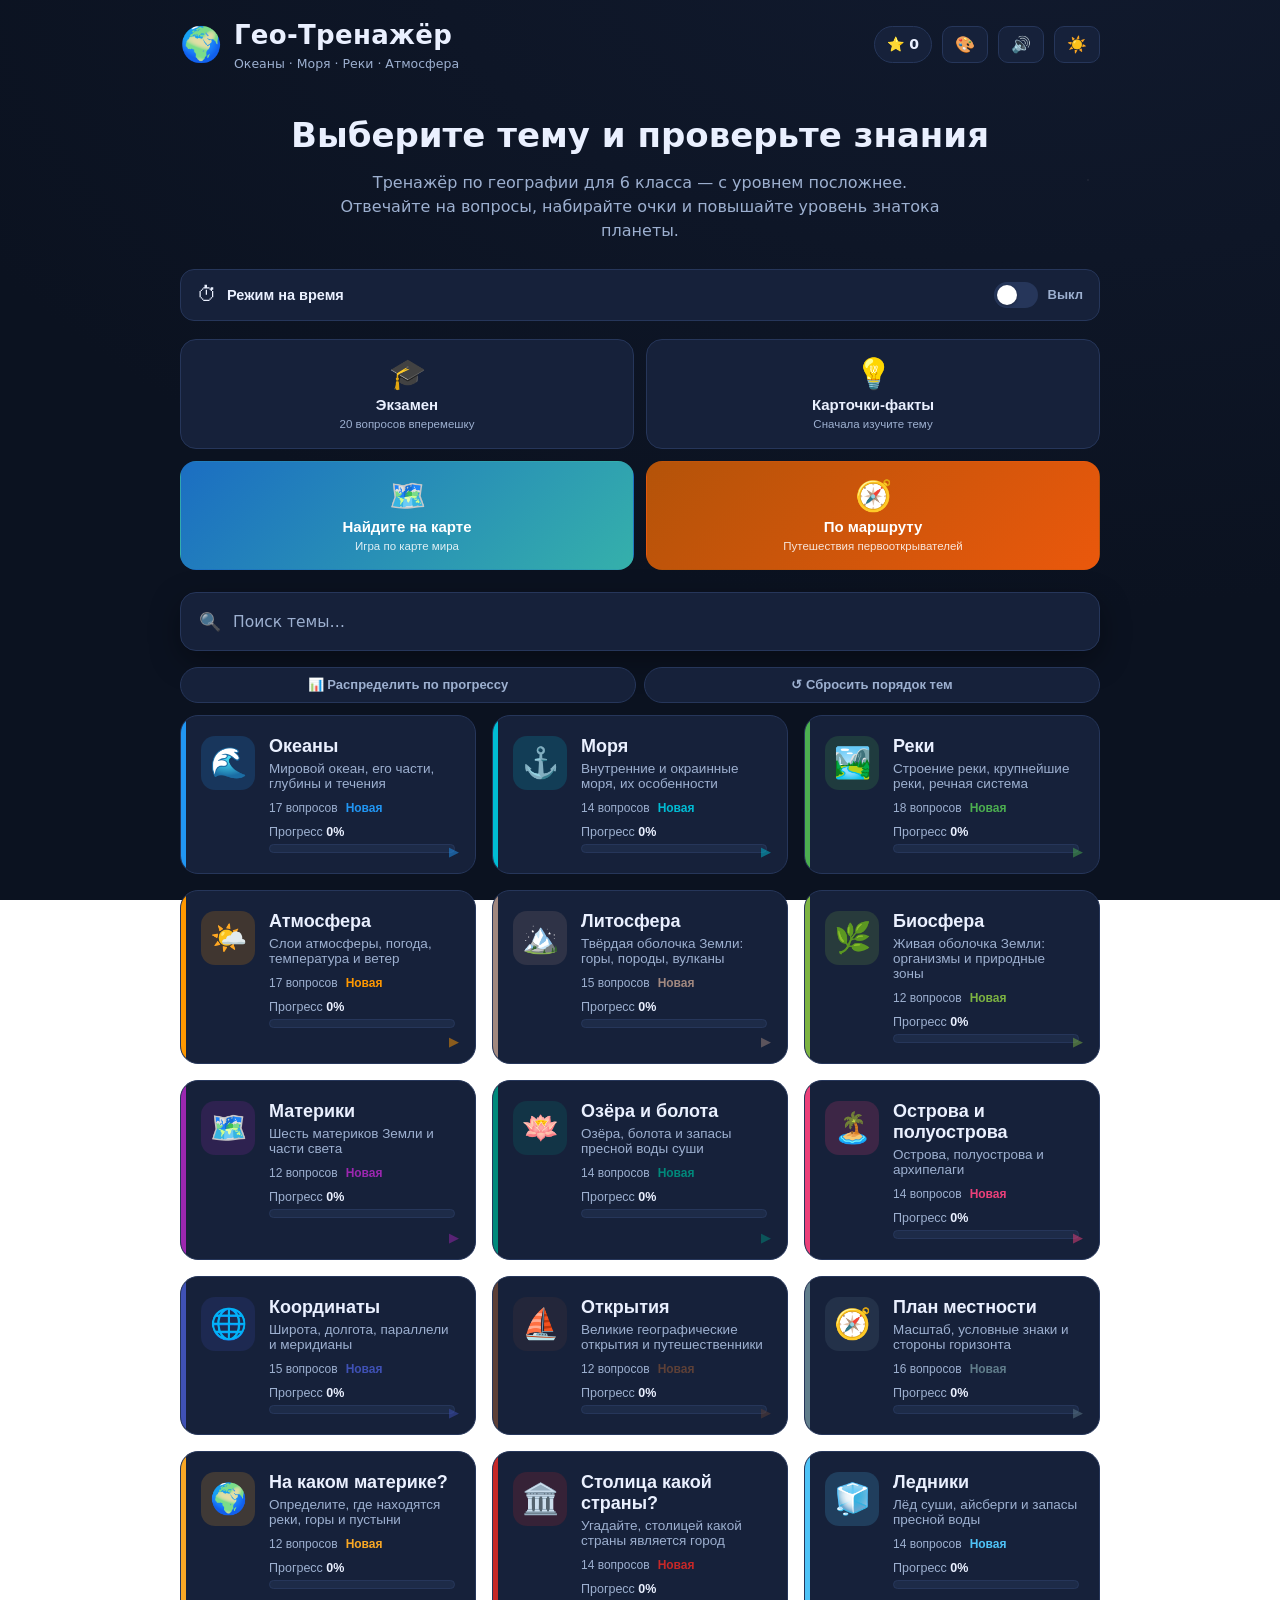
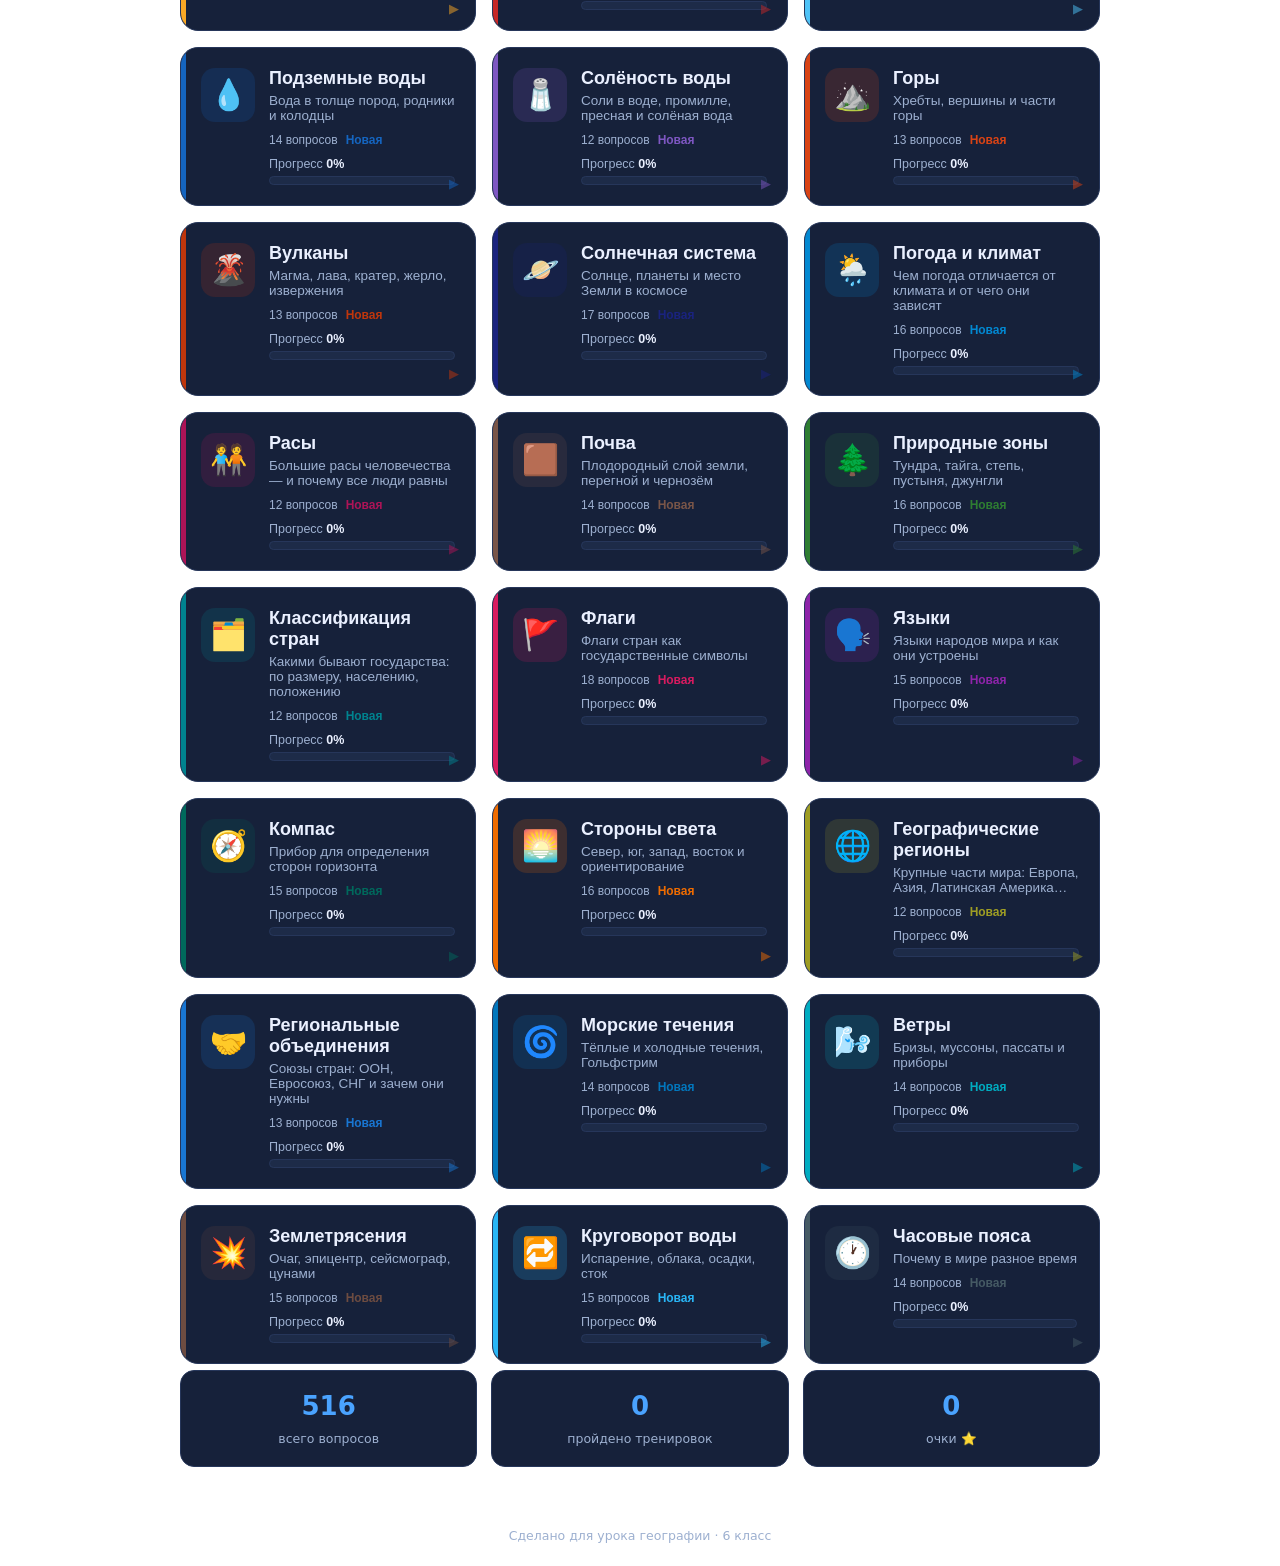
<file: index.html>
<!doctype html>
<html lang="ru">
<head>
  <meta charset="UTF-8" />
  <meta name="viewport" content="width=device-width, initial-scale=1.0" />
  <title>Гео-Тренажёр · 6 класс</title>
  <meta name="robots" content="noindex" />
  <link rel="canonical" href="geo/" />
  <meta http-equiv="refresh" content="0; url=geo/" />
  <script>location.replace("geo/" + location.search + location.hash);</script>
  <style>
    body { font-family: "Segoe UI", system-ui, Arial, sans-serif; background: #0b1220; color: #eaf0ff;
           display: grid; place-items: center; min-height: 100vh; margin: 0; text-align: center; }
    a { color: #4aa3ff; font-weight: 700; }
  </style>
</head>
<body>
  <p>Открываю Гео-Тренажёр… <br /><a href="geo/">Открыть вручную</a></p>
</body>
</html>
</file>
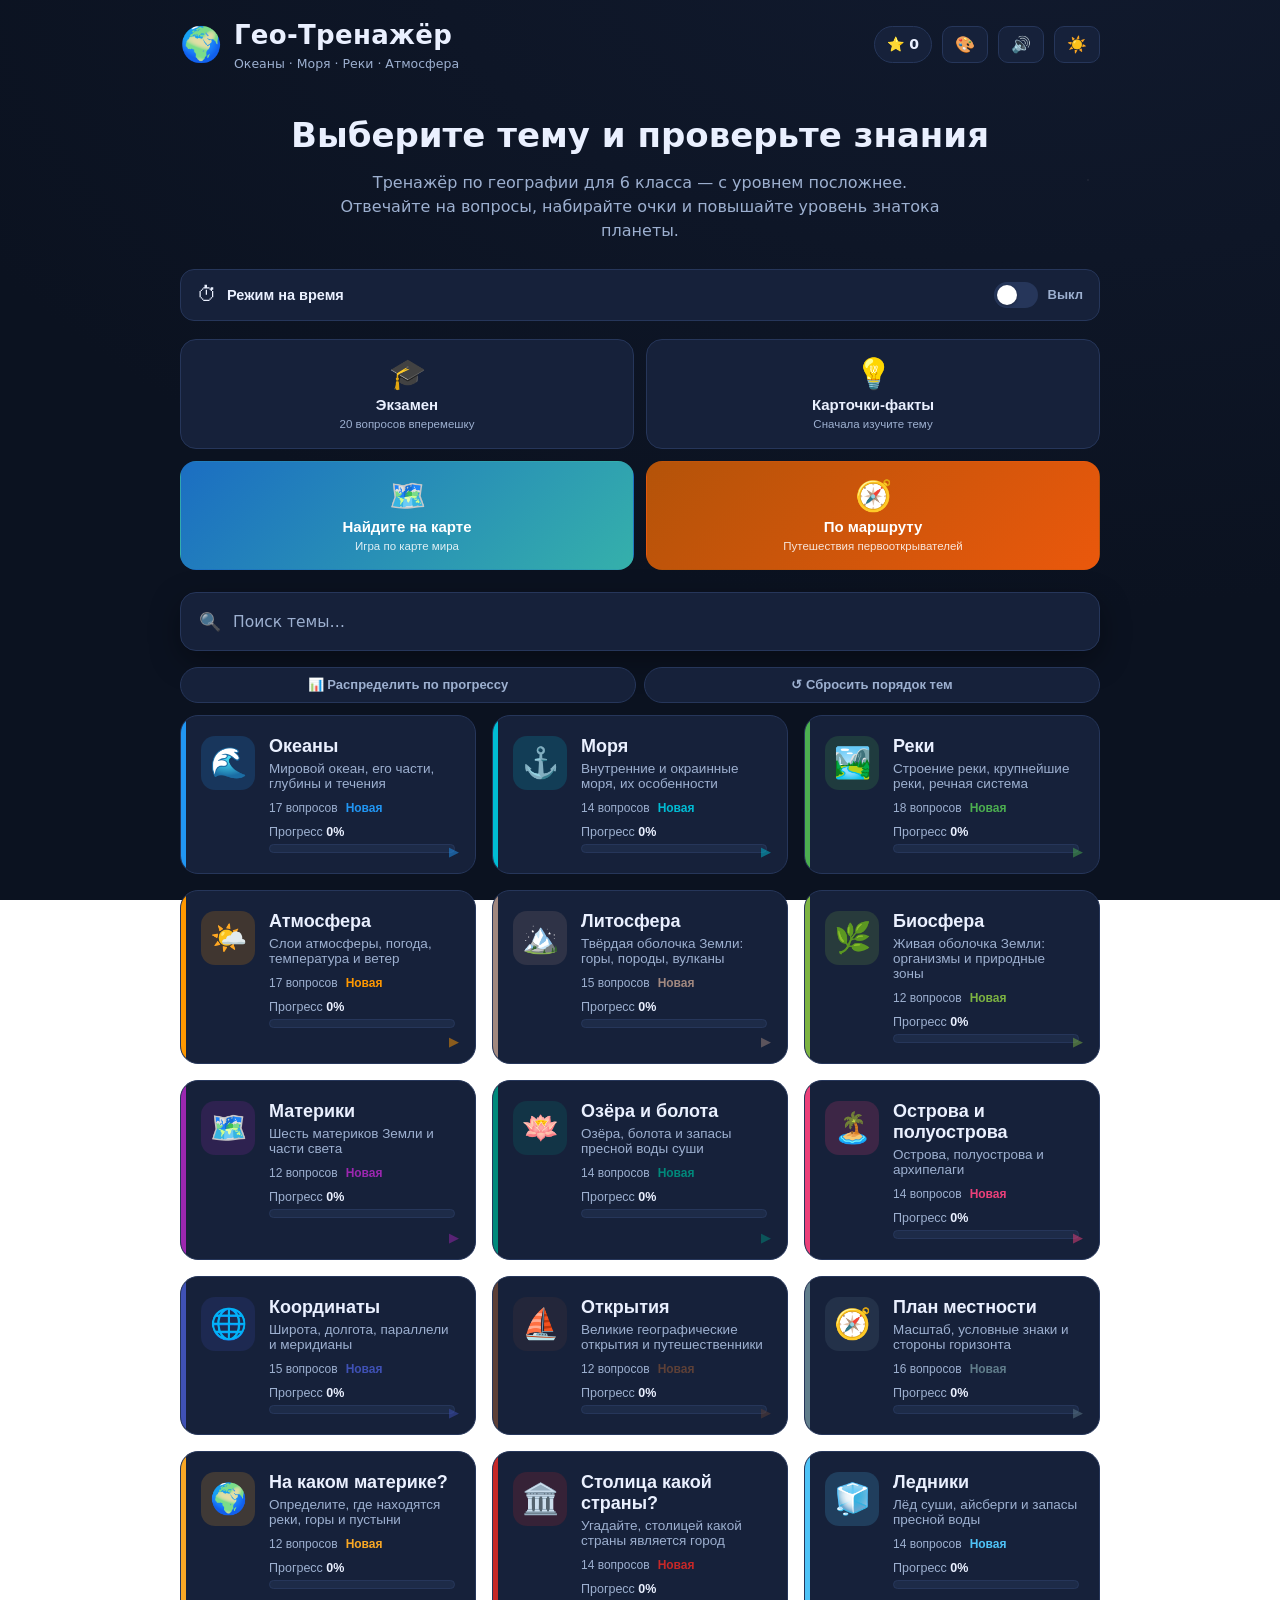
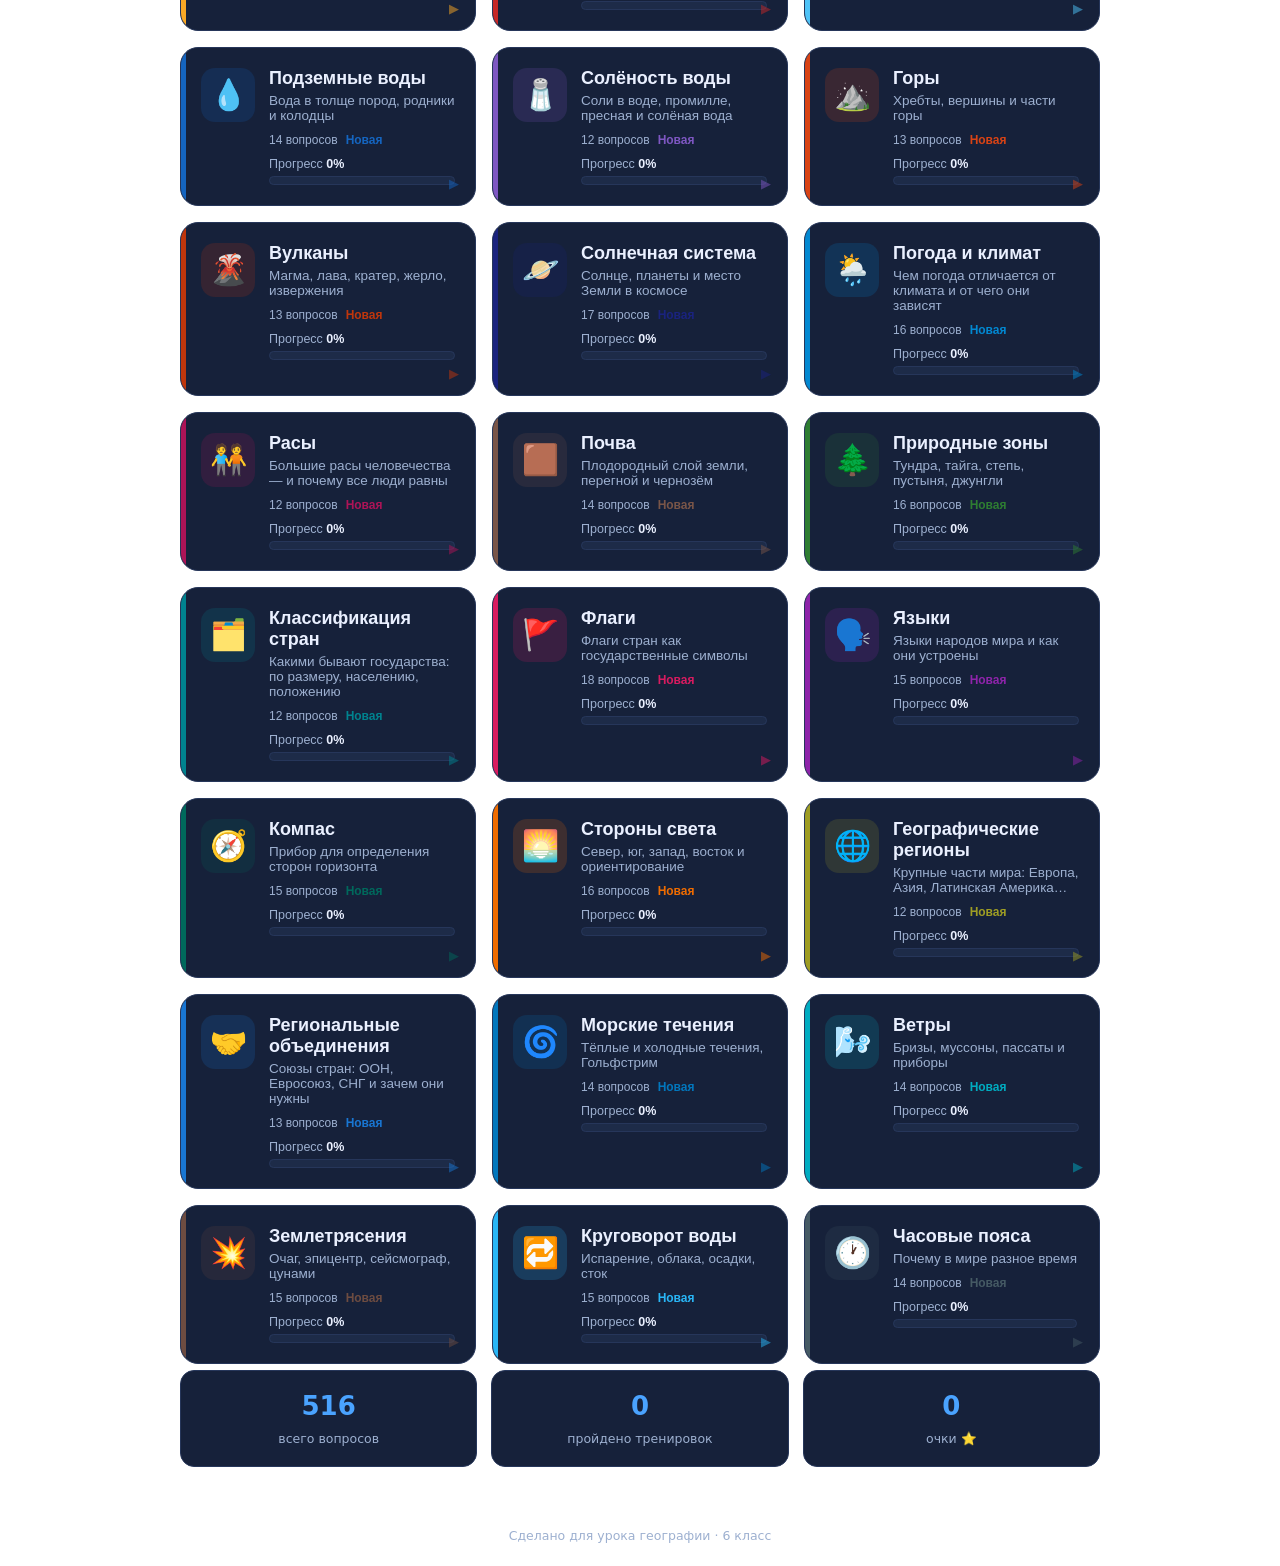
<file: geo/index.html>
<!DOCTYPE html>
<html lang="ru">
<head>
  <meta charset="UTF-8" />
  <meta name="viewport" content="width=device-width, initial-scale=1.0, viewport-fit=cover" />
  <title>Гео-Тренажёр · 6 класс</title>
  <meta name="description" content="Интерактивный тренажёр по географии: океаны, моря, реки и атмосфера." />

  <!-- Установка как приложение (PWA) -->
  <link rel="manifest" href="manifest.webmanifest" />
  <meta name="theme-color" content="#0b1220" />
  <link rel="apple-touch-icon" href="geo-apple-touch-icon.png" />
  <meta name="apple-mobile-web-app-capable" content="yes" />
  <meta name="mobile-web-app-capable" content="yes" />
  <meta name="apple-mobile-web-app-status-bar-style" content="black-translucent" />
  <meta name="apple-mobile-web-app-title" content="Гео-Тренажёр" />
  <script>
    // Регистрируем service worker (только на http/https, не на file://)
    if ("serviceWorker" in navigator && location.protocol.indexOf("http") === 0) {
      window.addEventListener("load", function () {
        navigator.serviceWorker.register("geo-sw.js").catch(function () {});
      });
    }
    // Ловим момент, когда приложение можно установить, и показываем кнопку
    window.__deferredPrompt = null;
    window.addEventListener("beforeinstallprompt", function (e) {
      e.preventDefault();
      window.__deferredPrompt = e;
      var b = document.getElementById("installBtn");
      if (b) b.hidden = false;
    });
    window.addEventListener("appinstalled", function () {
      window.__deferredPrompt = null;
      var b = document.getElementById("installBtn");
      if (b) b.hidden = true;
    });
  </script>

  <link rel="preconnect" href="https://fonts.googleapis.com" />
  <script>
    // Подключаем стили со свежей версией, чтобы после обновлений не оставался
    // старый кэшированный styles.css. На file:// query не добавляем.
    (function () {
      var online = location.protocol === "http:" || location.protocol === "https:";
      var href = "styles.css" + (online ? "?v=" + Date.now() : "");
      document.write('<link rel="stylesheet" href="' + href + '">');
    })();
  </script>
  <link rel="icon" href="data:image/svg+xml,<svg xmlns='http://www.w3.org/2000/svg' viewBox='0 0 100 100'><text y='.9em' font-size='90'>🌍</text></svg>" />
</head>
<body>
  <div class="stars" aria-hidden="true"></div>

  <header class="topbar">
    <div class="brand">
      <span class="brand-globe">🌍</span>
      <div>
        <h1>Гео-Тренажёр</h1>
        <p class="brand-sub">Океаны · Моря · Реки · Атмосфера</p>
      </div>
    </div>
    <div class="topbar-right">
      <div class="streak" id="pointsBox" title="Очки за правильные ответы">
        <span>⭐</span><span id="totalPoints">0</span>
      </div>
      <div class="palette-wrap">
        <button class="ghost-btn" id="paletteBtn" title="Цвет фона" aria-label="Цвет фона">🎨</button>
        <div class="palette-pop" id="palettePop" hidden>
          <div class="pp-title">Цвет фона</div>
          <div class="pp-grid" id="ppGrid"><!-- образцы из JS --></div>
        </div>
      </div>
      <button class="ghost-btn" id="soundBtn" title="Звук вкл/выкл" aria-label="Звук">🔊</button>
      <button class="ghost-btn" id="themeBtn" title="Сменить тему">🌙</button>
    </div>
  </header>

  <main id="app">
    <!-- ЭКРАН: ГЛАВНАЯ -->
    <section class="screen active" id="screen-home">
      <div class="hero">
        <h2>Выберите тему и проверьте знания</h2>
        <p class="hero-sub">Тренажёр по географии для 6 класса — с уровнем посложнее. Отвечайте на вопросы, набирайте очки и повышайте уровень знатока планеты.</p>
      </div>

      <button class="install-btn" id="installBtn" hidden>📲 Установить приложение на телефон</button>

      <button class="time-toggle" id="timeToggle" aria-pressed="false" title="Отвечать на время">
        <span class="tt-ico">⏱</span>
        <span class="tt-label">Режим на время</span>
        <span class="tt-switch"><span class="tt-knob"></span></span>
        <span class="tt-state" id="timeState">Выкл</span>
      </button>
      <div class="time-opts" id="timeOpts" hidden>
        <span class="to-label">Секунд на вопрос:</span>
        <div class="to-chips" id="toChips">
          <button class="to-chip" data-sec="3">3 с</button>
          <button class="to-chip" data-sec="5">5 с</button>
          <button class="to-chip" data-sec="10">10 с</button>
          <button class="to-chip" data-sec="15">15 с</button>
          <button class="to-chip" data-sec="20">20 с</button>
          <button class="to-chip" data-sec="30">30 с</button>
        </div>
      </div>

      <div class="top-actions">
        <button class="act-btn exam" id="examBtn">
          <span class="act-ico">🎓</span>
          <strong>Экзамен</strong>
          <small>20 вопросов вперемешку</small>
        </button>
        <button class="act-btn learn" id="factsBtn">
          <span class="act-ico">💡</span>
          <strong>Карточки-факты</strong>
          <small>Сначала изучите тему</small>
        </button>
        <button class="act-btn map" id="mapBtn">
          <span class="act-ico">🗺️</span>
          <strong>Найдите на карте</strong>
          <small>Игра по карте мира</small>
        </button>
        <button class="act-btn route" id="routeBtn">
          <span class="act-ico">🧭</span>
          <strong>По маршруту</strong>
          <small>Путешествия первооткрывателей</small>
        </button>
      </div>

      <div class="topic-search">
        <span class="ts-ico">🔍</span>
        <input type="search" id="topicSearch" placeholder="Поиск темы…" autocomplete="off" aria-label="Поиск темы" />
      </div>

      <div class="topics-bar">
        <button class="reset-order" id="sortProgressBtn">📊 Распределить по прогрессу</button>
        <button class="reset-order" id="resetOrderBtn">↺ Сбросить порядок тем</button>
      </div>
      <div class="topic-grid" id="topicGrid"><!-- заполняется из JS --></div>
      <p class="topic-empty" id="topicEmpty" hidden>Ничего не найдено 🙁 Попробуйте другое слово.</p>

      <div class="stats-strip" id="statsStrip"></div>
    </section>

    <!-- ЭКРАН: ФАКТЫ / КАРТОЧКИ -->
    <section class="screen" id="screen-facts">
      <div class="facts-head">
        <button class="back-btn" data-nav="home">← Назад</button>
        <h2 id="factsTitle">Карточки-факты</h2>
      </div>
      <div class="facts-tabs" id="factsTabs"></div>
      <div class="facts-list" id="factsList"></div>
    </section>

    <!-- ЭКРАН: ИГРА «НАЙДИ НА КАРТЕ» -->
    <section class="screen" id="screen-map">
      <div class="quiz-head">
        <button class="back-btn" id="mapQuit">← Выйти</button>
        <div class="quiz-progress">
          <div class="qbar"><div class="qbar-fill" id="mapBar"></div></div>
          <span class="qcount" id="mapCount">1 / 12</span>
        </div>
        <div class="quiz-score">⭐ <span id="mapScore">0</span></div>
        <div class="quiz-timer" id="mapTimer" hidden>⏱ <span id="mapTimerNum">20</span></div>
      </div>

      <div class="map-prompt" id="mapPrompt">Найдите: …</div>
      <div class="map-wrap"><div id="mapHost"></div></div>
      <div class="map-feedback" id="mapFeedback" hidden></div>

      <div class="quiz-foot">
        <div class="map-hint">Нажмите на нужное место на карте</div>
        <button class="primary-btn" id="mapNext" disabled>Дальше →</button>
      </div>
    </section>

    <!-- ЭКРАН: ИГРА «ПО МАРШРУТУ ПУТЕШЕСТВЕННИКОВ» -->
    <section class="screen" id="screen-route">
      <div class="quiz-head">
        <button class="back-btn" id="routeQuit">← Выйти</button>
        <div class="quiz-progress">
          <div class="qbar"><div class="qbar-fill" id="routeBar"></div></div>
          <span class="qcount" id="routeCount">1 / 5</span>
        </div>
        <div class="quiz-score">🧭 <span id="routePct">0%</span></div>
      </div>

      <div class="route-prompt" id="routePrompt"></div>
      <div class="map-wrap"><div id="routeHost"></div></div>
      <div class="route-log" id="routeLog"></div>
      <div class="map-feedback" id="routeFeedback" hidden></div>

      <div class="quiz-foot">
        <div class="map-hint" id="routeHint">Проведите пальцем (или мышкой с зажатой кнопкой) по серой линии маршрута — от старта к финишу</div>
        <button class="primary-btn" id="routeNext" disabled>Следующий путешественник →</button>
      </div>
    </section>

    <!-- ЭКРАН: КВИЗ -->
    <section class="screen" id="screen-quiz">
      <div class="quiz-head">
        <button class="back-btn" id="quitBtn">← Выйти</button>
        <div class="quiz-progress">
          <div class="qbar"><div class="qbar-fill" id="qbarFill"></div></div>
          <span class="qcount" id="qCount">1 / 10</span>
        </div>
        <div class="quiz-score">⭐ <span id="quizScore">0</span></div>
        <div class="quiz-timer" id="quizTimer" hidden>⏱ <span id="timerNum">20</span></div>
      </div>

      <div class="quiz-card" id="quizCard">
        <div class="q-topic" id="qTopic">Океаны</div>
        <h2 class="q-text" id="qText">Вопрос…</h2>
        <div class="q-pic" id="qPic" hidden></div>
        <div class="q-options" id="qOptions"></div>
        <div class="q-explain" id="qExplain" hidden></div>
      </div>

      <div class="quiz-foot">
        <button class="primary-btn" id="nextBtn" disabled>Дальше →</button>
      </div>
    </section>

    <!-- ЭКРАН: РЕЗУЛЬТАТ -->
    <section class="screen" id="screen-result">
      <div class="result-card">
        <div class="result-badge" id="resultBadge">🏆</div>
        <h2 id="resultTitle">Отлично!</h2>
        <p class="result-score"><span id="resultScore">0</span> / <span id="resultTotal">0</span></p>
        <div class="result-ring">
          <svg viewBox="0 0 120 120" width="140" height="140">
            <circle class="ring-bg" cx="60" cy="60" r="52"></circle>
            <circle class="ring-fg" id="ring" cx="60" cy="60" r="52"></circle>
          </svg>
          <span class="ring-pct" id="ringPct">0%</span>
        </div>
        <p class="result-msg" id="resultMsg"></p>
        <div class="result-meta" id="resultMeta"></div>
        <div class="result-actions">
          <button class="primary-btn" id="retryBtn">Пройти ещё раз</button>
          <button class="ghost-btn big" data-nav="home">На главную</button>
        </div>
      </div>
    </section>
  </main>

  <footer class="footer">
    <span>Сделано для урока географии · 6 класс</span>
  </footer>

  <script>
    // Подключаем данные и логику со свежей версией, чтобы новые темы
    // всегда были видны сразу, без кэша. На file:// query не добавляем.
    (function () {
      var online = location.protocol === "http:" || location.protocol === "https:";
      var q = online ? "?v=" + Date.now() : "";
      ["data.js", "pics.js", "app.js", "map.js", "route.js"].forEach(function (src) {
        document.write('<script src="' + src + q + '"><\/script>');
      });
    })();
  </script>
</body>
</html>
</file>
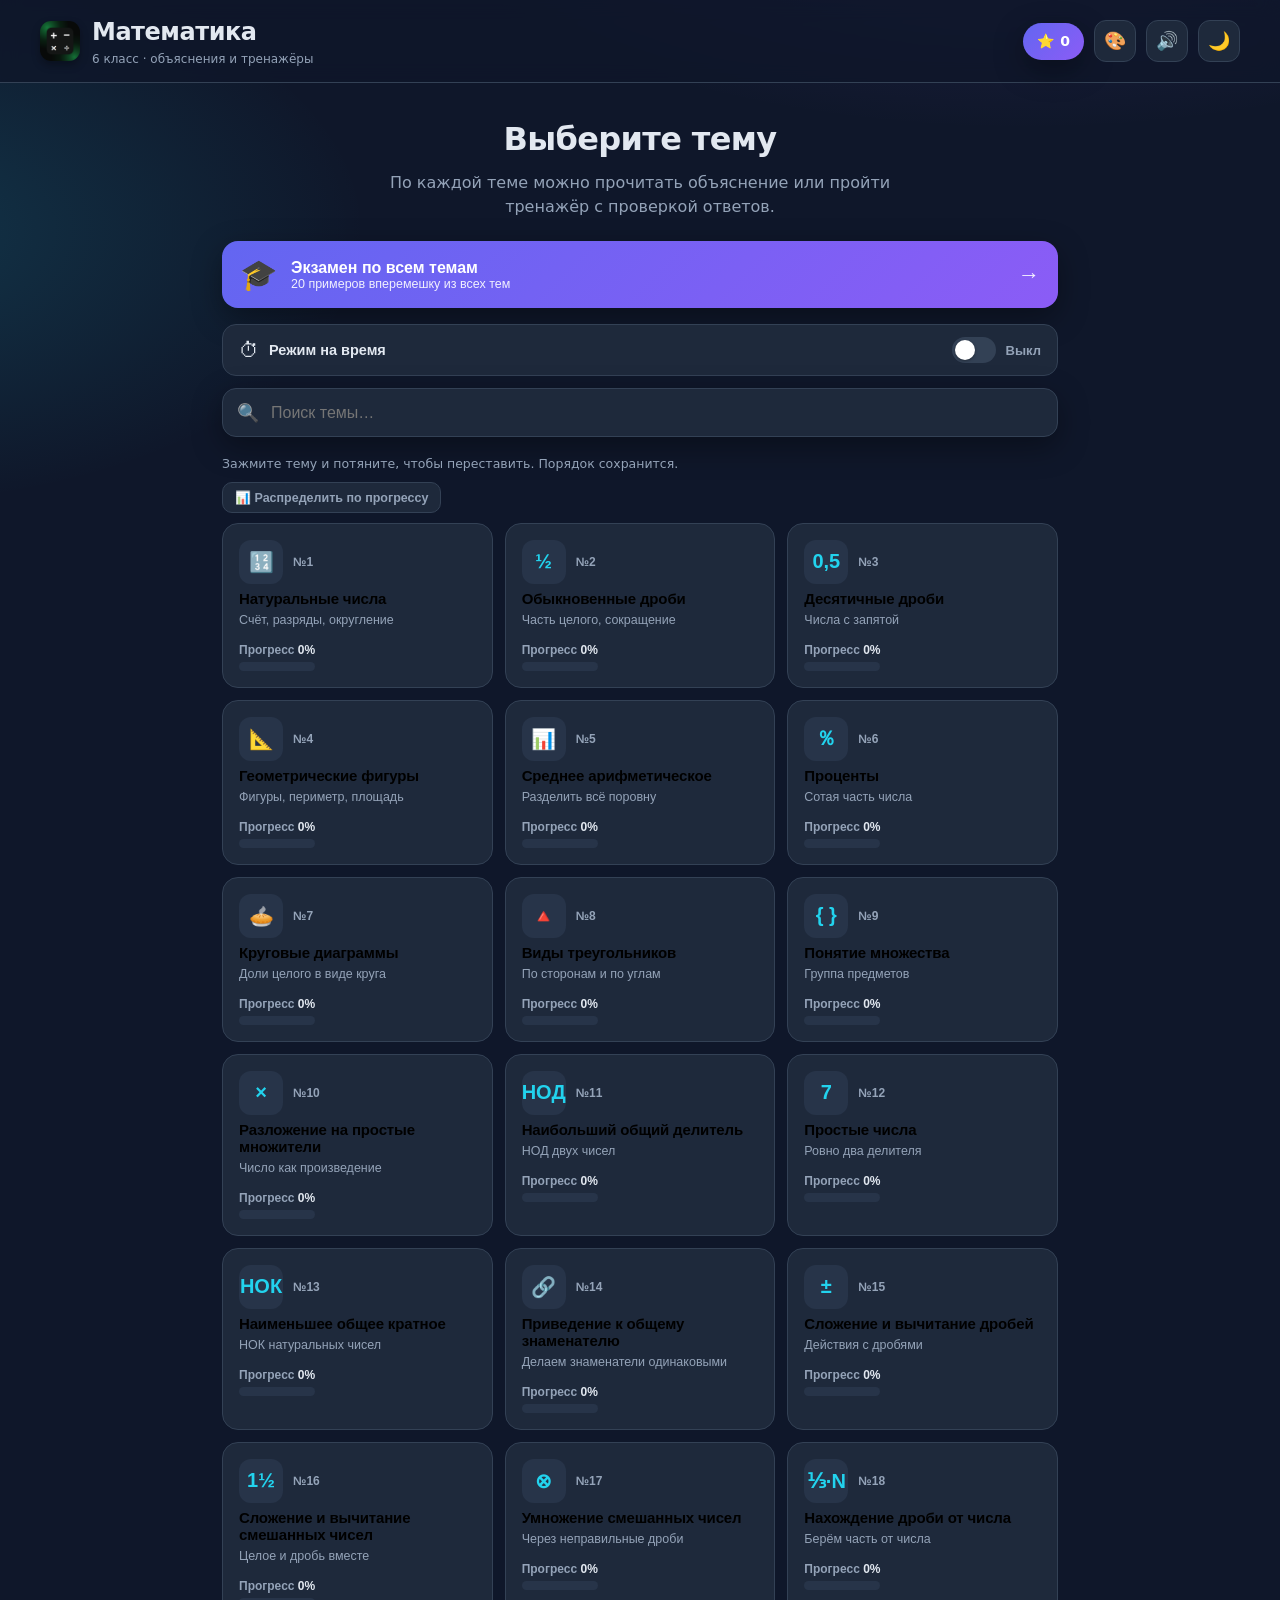
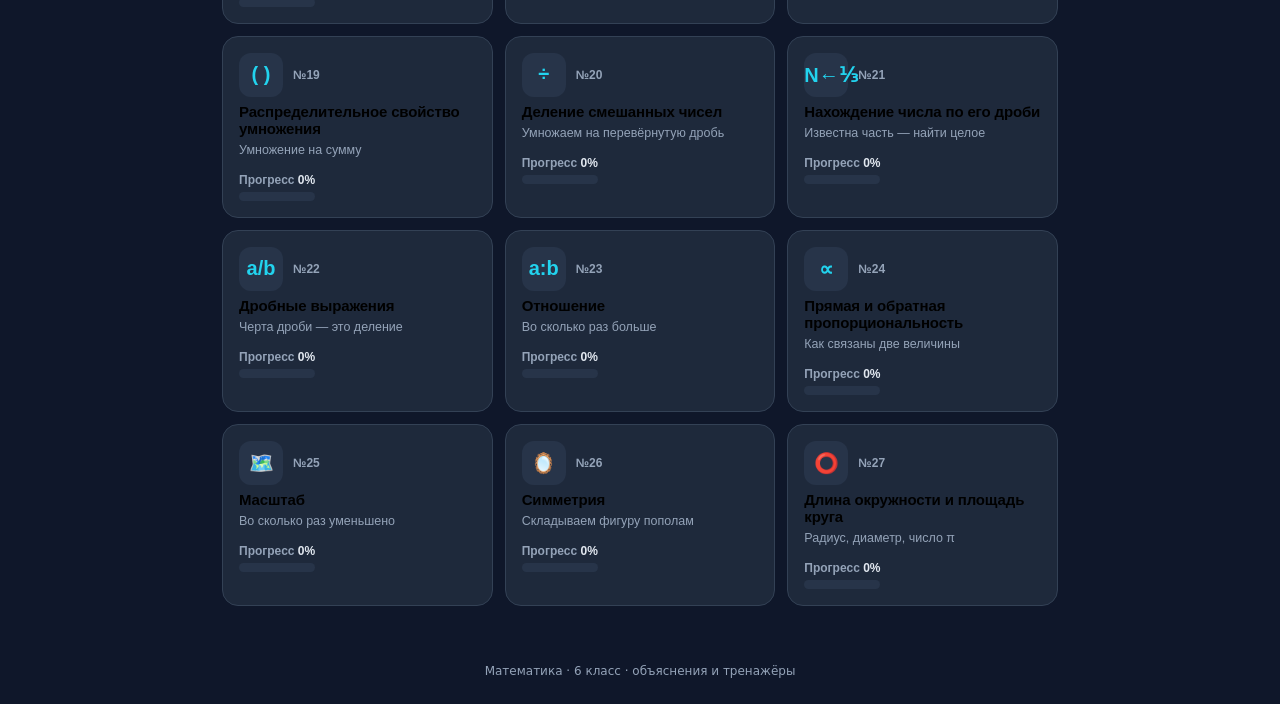
<file: math/index.html>
<!DOCTYPE html>
<html lang="ru">
<head>
  <meta charset="UTF-8" />
  <meta name="viewport" content="width=device-width, initial-scale=1.0" />
  <title>Математика · 6 класс</title>
  <meta name="description" content="Программа по математике для 6 класса: объяснение тем и тренажёры." />
  <link rel="manifest" href="manifest.webmanifest" />
  <meta name="theme-color" content="#080a09" />
  <meta name="apple-mobile-web-app-capable" content="yes" />
  <meta name="apple-mobile-web-app-status-bar-style" content="black-translucent" />
  <meta name="apple-mobile-web-app-title" content="Математика" />
  <link rel="apple-touch-icon" href="math-apple-touch-icon.png" />
  <link rel="icon" type="image/png" sizes="192x192" href="icon-math-192.png" />
  <link rel="icon" href="data:image/svg+xml,<svg xmlns='http://www.w3.org/2000/svg' viewBox='0 0 100 100'><text y='.9em' font-size='90'>🧮</text></svg>" />
  <script>
    // Регистрируем service worker — чтобы приложение можно было установить и открывать без интернета.
    if ("serviceWorker" in navigator && location.protocol.indexOf("http") === 0) {
      window.addEventListener("load", function () {
        navigator.serviceWorker.register("math-sw.js").catch(function () {});
      });
    }
  </script>
  <script>
    // Подключаем стили со свежей версией, чтобы после обновлений не оставался
    // старый кэшированный math.css. На file:// query не добавляем.
    (function () {
      var online = location.protocol === "http:" || location.protocol === "https:";
      var href = "math.css" + (online ? "?v=" + Date.now() : "");
      document.write('<link rel="stylesheet" href="' + href + '">');
    })();
  </script>
</head>
<body>
  <header class="topbar">
    <div class="brand">
      <img class="brand-ico" src="icon-math-192.png" alt="Иконка «Математика»" width="40" height="40" />
      <div>
        <h1>Математика</h1>
        <p class="brand-sub">6 класс · объяснения и тренажёры</p>
      </div>
    </div>
    <div class="topbar-right">
      <div class="score-box" id="scoreBox" title="Всего верных ответов">
        <span>⭐</span><span id="totalScore">0</span>
      </div>
      <div class="palette-wrap">
        <button class="ghost-btn" id="paletteBtn" title="Цвет оформления" aria-label="Цвет оформления">🎨</button>
        <div class="palette-pop" id="palettePop" hidden>
          <div class="pp-title">Цвет оформления</div>
          <div class="pp-grid" id="ppGrid"><!-- образцы из JS --></div>
        </div>
      </div>
      <button class="ghost-btn" id="soundBtn" title="Звук вкл/выкл" aria-label="Звук">🔊</button>
      <button class="ghost-btn" id="themeBtn" title="Сменить тему">🌙</button>
    </div>
  </header>

  <main id="app">
    <!-- ЭКРАН: ГЛАВНАЯ (список тем) -->
    <section class="screen active" id="screen-home">
      <div class="hero">
        <h2>Выберите тему</h2>
        <p class="hero-sub">По каждой теме можно прочитать объяснение или пройти тренажёр с проверкой ответов.</p>
      </div>

      <button class="install-btn" id="installBtn" hidden>📲 Установить как приложение</button>

      <button class="exam-btn" id="examBtn">
        <span class="exam-ico">🎓</span>
        <span class="exam-txt">
          <strong>Экзамен по всем темам</strong>
          <small>20 примеров вперемешку из всех тем</small>
        </span>
        <span class="exam-go">→</span>
      </button>

      <button class="time-toggle" id="timeToggle" aria-pressed="false" title="Отвечать на время">
        <span class="tt-ico">⏱</span>
        <span class="tt-label">Режим на время</span>
        <span class="tt-switch"><span class="tt-knob"></span></span>
        <span class="tt-state" id="timeState">Выкл</span>
      </button>
      <div class="time-opts" id="timeOpts" hidden>
        <span class="to-label">Секунд на пример:</span>
        <div class="to-chips" id="toChips">
          <button class="to-chip" data-sec="3">3 с</button>
          <button class="to-chip" data-sec="5">5 с</button>
          <button class="to-chip" data-sec="10">10 с</button>
          <button class="to-chip" data-sec="15">15 с</button>
          <button class="to-chip" data-sec="20">20 с</button>
          <button class="to-chip" data-sec="30">30 с</button>
        </div>
      </div>

      <div class="topic-search">
        <span class="ts-ico">🔍</span>
        <input type="search" id="topicSearch" placeholder="Поиск темы…" autocomplete="off" aria-label="Поиск темы" />
      </div>

      <div class="drag-row">
        <p class="drag-hint">Зажмите тему и потяните, чтобы переставить. Порядок сохранится.</p>
        <div class="order-btns">
          <button class="reset-order-btn" id="sortProgressBtn">📊 Распределить по прогрессу</button>
          <button class="reset-order-btn" id="resetOrderBtn" hidden>↩ Сбросить порядок</button>
        </div>
      </div>
      <div class="topic-grid" id="topicGrid"><!-- заполняется из JS --></div>
      <p class="topic-empty" id="topicEmpty" hidden>Ничего не найдено 🙁 Попробуйте другое слово.</p>
    </section>

    <!-- ЭКРАН: ВЫБОР РЕЖИМА (объяснение / тренажёр) -->
    <section class="screen" id="screen-mode">
      <div class="mode-head">
        <button class="back-btn" data-nav="home">← Все темы</button>
      </div>
      <div class="mode-card">
        <div class="mode-ico" id="modeIco">🔢</div>
        <h2 id="modeTitle">Тема</h2>
        <p class="mode-desc" id="modeDesc"></p>
        <div class="mode-actions">
          <button class="mode-btn learn" id="goTheory">
            <span class="mb-ico">📖</span>
            <strong>Объяснение темы</strong>
            <small>Разбор правил с примерами</small>
          </button>
          <button class="mode-btn train" id="goTrainer">
            <span class="mb-ico">🎯</span>
            <strong>Тренажёр</strong>
            <small>Задачи с проверкой ответа</small>
          </button>
        </div>
      </div>
    </section>

    <!-- ЭКРАН: ОБЪЯСНЕНИЕ ТЕМЫ -->
    <section class="screen" id="screen-theory">
      <div class="theory-head">
        <button class="back-btn" id="theoryBack">← Назад</button>
        <h2 id="theoryTitle">Объяснение</h2>
      </div>
      <div class="theory-body" id="theoryBody"></div>
      <div class="theory-foot">
        <button class="primary-btn" id="theoryToTrainer">Перейти к тренажёру 🎯</button>
      </div>
    </section>

    <!-- ЭКРАН: ТРЕНАЖЁР -->
    <section class="screen" id="screen-quiz">
      <div class="quiz-head">
        <button class="back-btn" id="quizQuit">← Выйти</button>
        <div class="quiz-progress">
          <div class="qbar"><div class="qbar-fill" id="qbarFill"></div></div>
          <span class="qcount" id="qCount">1 / 6</span>
        </div>
        <div class="quiz-timer" id="quizTimer" hidden>⏱ <span id="timerNum">20</span></div>
        <div class="quiz-score">⭐ <span id="quizScore">0</span></div>
      </div>

      <div class="quiz-card" id="quizCard">
        <div class="q-topic" id="qTopic">Тема</div>
        <h2 class="q-text" id="qText">Вопрос…</h2>
        <div class="q-options" id="qOptions"></div>
        <div class="q-explain" id="qExplain" hidden></div>
      </div>

      <div class="quiz-foot">
        <button class="primary-btn" id="nextBtn" disabled>Дальше →</button>
      </div>
    </section>

    <!-- ЭКРАН: РЕЗУЛЬТАТ -->
    <section class="screen" id="screen-result">
      <div class="result-card">
        <div class="result-badge" id="resultBadge">🏆</div>
        <h2 id="resultTitle">Отлично!</h2>
        <p class="result-score"><span id="resultScore">0</span> / <span id="resultTotal">0</span></p>
        <div class="result-ring">
          <svg viewBox="0 0 120 120" width="140" height="140">
            <circle class="ring-bg" cx="60" cy="60" r="52"></circle>
            <circle class="ring-fg" id="ring" cx="60" cy="60" r="52"></circle>
          </svg>
          <span class="ring-pct" id="ringPct">0%</span>
        </div>
        <p class="result-msg" id="resultMsg"></p>
        <div class="result-actions">
          <button class="primary-btn" id="retryBtn">Пройти ещё раз</button>
          <button class="ghost-btn big" id="resultToTheory">Читать объяснение 📖</button>
          <button class="ghost-btn big" data-nav="home">К темам</button>
        </div>
      </div>
    </section>
  </main>

  <footer class="footer">
    <span>Математика · 6 класс · объяснения и тренажёры</span>
  </footer>

  <script>
    (function () {
      var online = location.protocol === "http:" || location.protocol === "https:";
      var q = online ? "?v=" + Date.now() : "";
      ["math-data.js", "math-pics.js", "math-app.js"].forEach(function (src) {
        document.write('<script src="' + src + q + '"><\/script>');
      });
    })();
  </script>
</body>
</html>
</file>
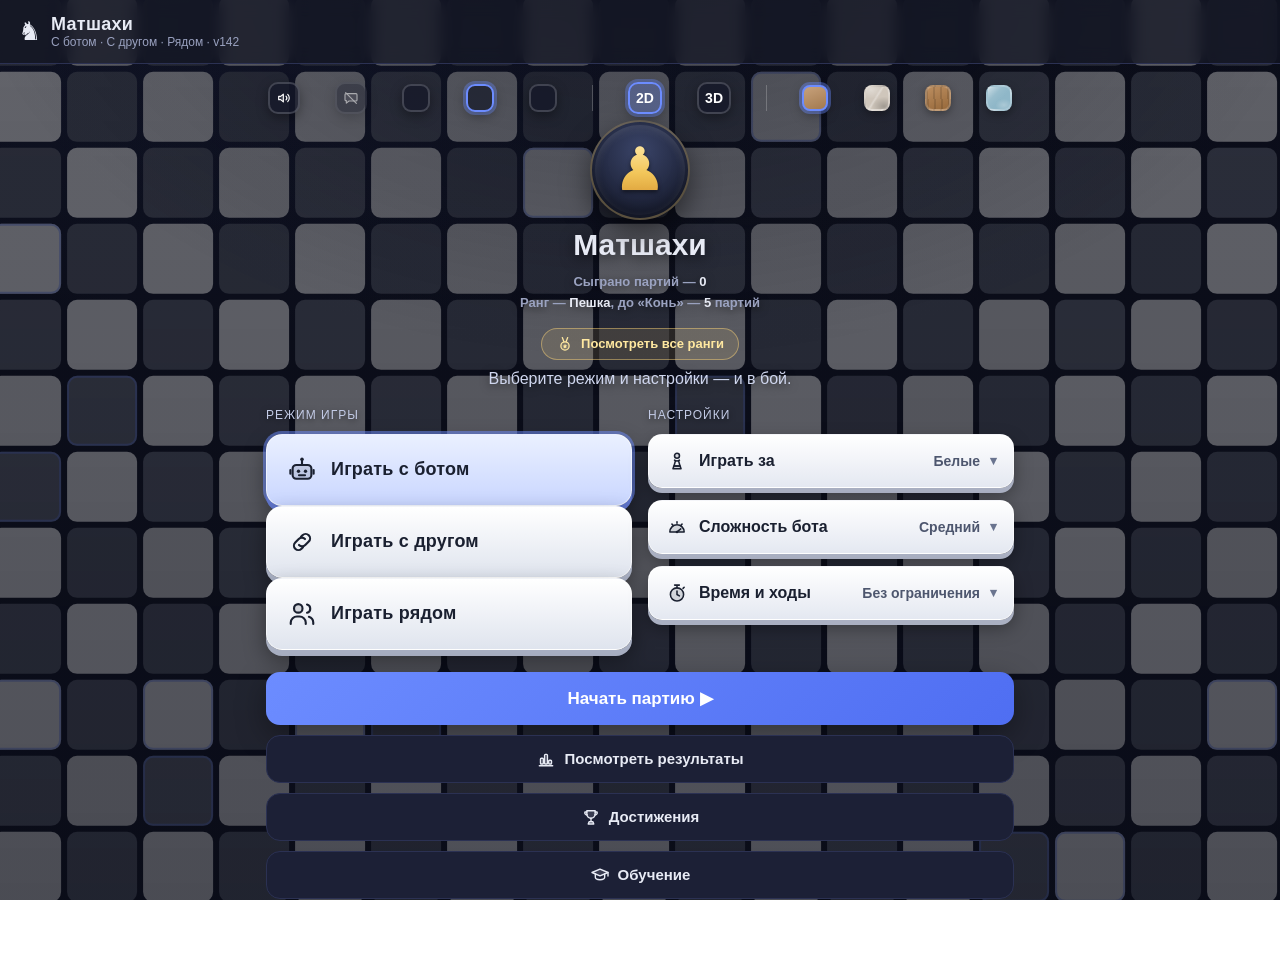
<file: chess.html>
<!DOCTYPE html>
<html lang="ru">
<head>
  <meta charset="UTF-8" />
  <meta name="viewport" content="width=device-width, initial-scale=1.0" />
  <title>Матшахи · с ботом, с другом и рядом</title>
  <meta name="description" content="Матшахи: игра с ботом, с другом онлайн или рядом друг с другом. Устанавливается как приложение." />

  <!-- Устанавливаемое приложение (PWA) -->
  <link rel="manifest" href="manifest.json" />
  <meta name="theme-color" content="#0f1220" />
  <meta name="application-name" content="Матшахи" />
  <meta name="mobile-web-app-capable" content="yes" />
  <meta name="apple-mobile-web-app-capable" content="yes" />
  <meta name="apple-mobile-web-app-status-bar-style" content="black-translucent" />
  <meta name="apple-mobile-web-app-title" content="Матшахи" />
  <link rel="apple-touch-icon" href="icon-180.png" />

  <script>
    // Подключаем стили со свежей версией, чтобы не оставался старый кэш.
    (function () {
      var online = location.protocol === "http:" || location.protocol === "https:";
      var href = "chess.css" + (online ? "?v=" + Date.now() : "");
      document.write('<link rel="stylesheet" href="' + href + '">');
    })();
  </script>
  <link rel="icon" type="image/png" href="icon-192.png" />
</head>
<body data-chess-theme="classic">
  <header class="ch-topbar">
    <div class="ch-brand">
      <span class="k">♞</span>
      <div>
        <h1>Матшахи</h1>
        <p>С ботом · С другом · Рядом</p>
      </div>
    </div>
  </header>

  <main>
    <div id="chessRoot"><!-- интерфейс собирается из chess-ui.js --></div>
  </main>

  <!-- Библиотека для онлайн-игры с другом (MQTT поверх WebSocket) -->
  <script src="mqtt.min.js"></script>
  <script>
    // Подключаем скрипты со свежей версией, чтобы браузер не держал
    // старый кэш после обновлений (на file:// версию не добавляем).
    (function () {
      var online = location.protocol === "http:" || location.protocol === "https:";
      var v = online ? "?v=" + Date.now() : "";
      document.write('<script src="three.min.js"><\/script>');
      document.write('<script src="chess-3d.js' + v + '"><\/script>');
      document.write('<script src="chess.js' + v + '"><\/script>');
      document.write('<script src="chess-ui.js' + v + '"><\/script>');
    })();
  </script>
  <script>
    // Регистрируем сервис-воркер — чтобы приложение можно было установить
    // и открывать без браузера (на http/https, не на file://).
    if ('serviceWorker' in navigator && location.protocol.indexOf('http') === 0) {
      window.addEventListener('load', function () {
        // updateViaCache:'none' — браузер всегда берёт свежий sw.js (не из кэша),
        // поэтому обновления доходят до телефона надёжно.
        navigator.serviceWorker.register('sw.js', { updateViaCache: 'none' })
          .then(function (reg) { reg.update(); }).catch(function () {});
      });
    }
  </script>
</body>
</html>
</file>
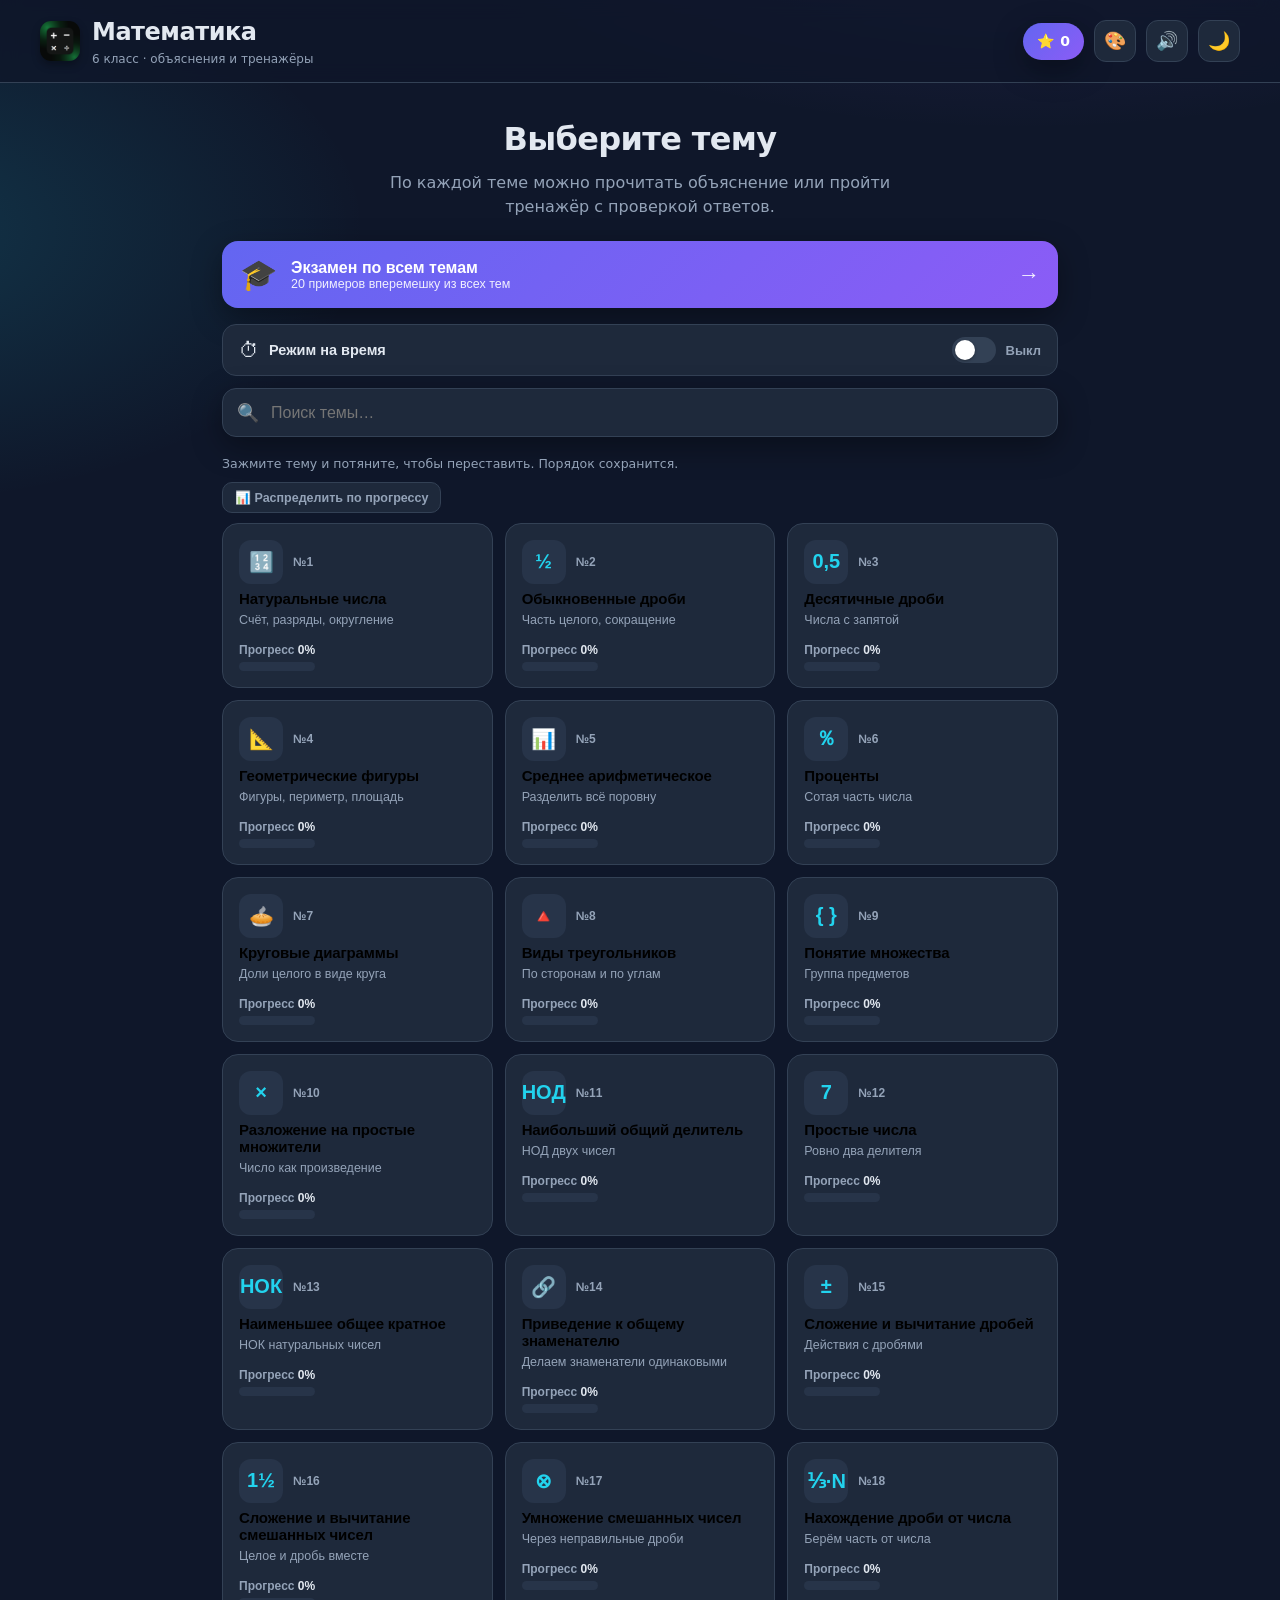
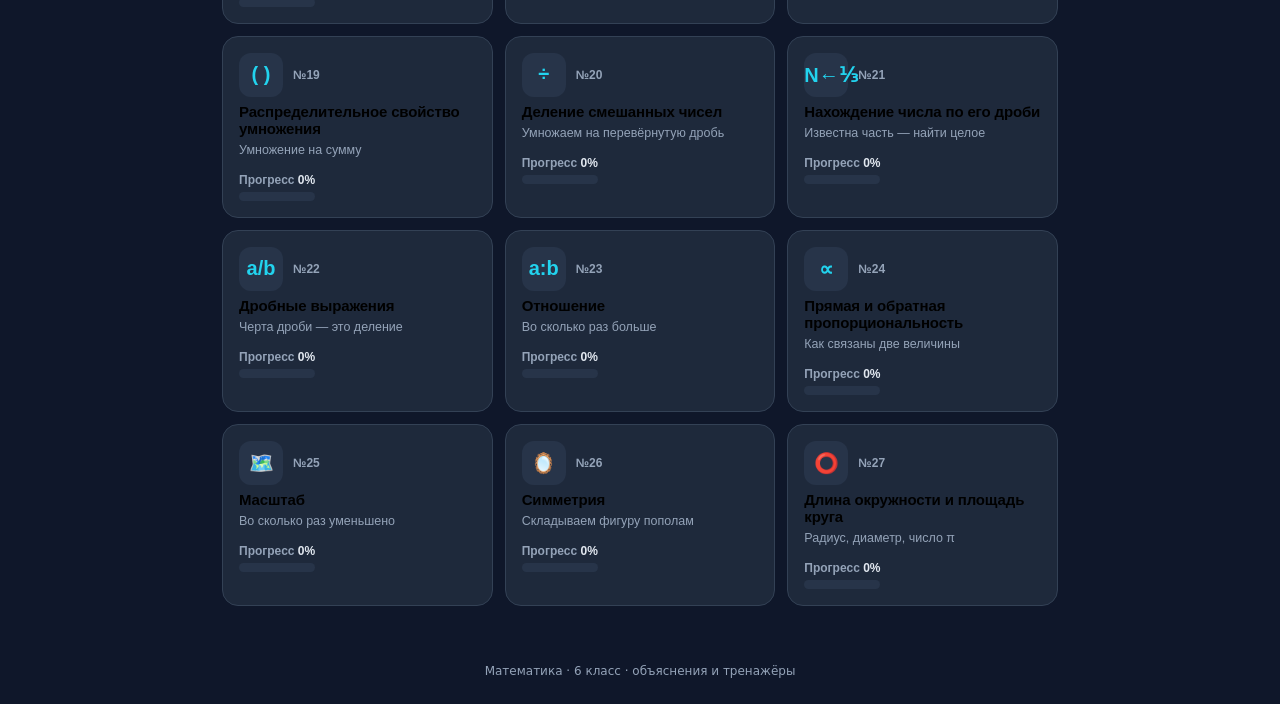
<file: math.html>
<!doctype html>
<html lang="ru">
<head>
  <meta charset="UTF-8" />
  <meta name="viewport" content="width=device-width, initial-scale=1.0" />
  <title>Математика · 6 класс</title>
  <meta name="robots" content="noindex" />
  <link rel="canonical" href="math/" />
  <meta http-equiv="refresh" content="0; url=math/" />
  <script>location.replace("math/" + location.search + location.hash);</script>
  <style>
    body { font-family: "Segoe UI", system-ui, Arial, sans-serif; background: #0b1220; color: #eaf0ff;
           display: grid; place-items: center; min-height: 100vh; margin: 0; text-align: center; }
    a { color: #4aa3ff; font-weight: 700; }
  </style>
</head>
<body>
  <p>Открываю Математику… <br /><a href="math/">Открыть вручную</a></p>
</body>
</html>
</file>
